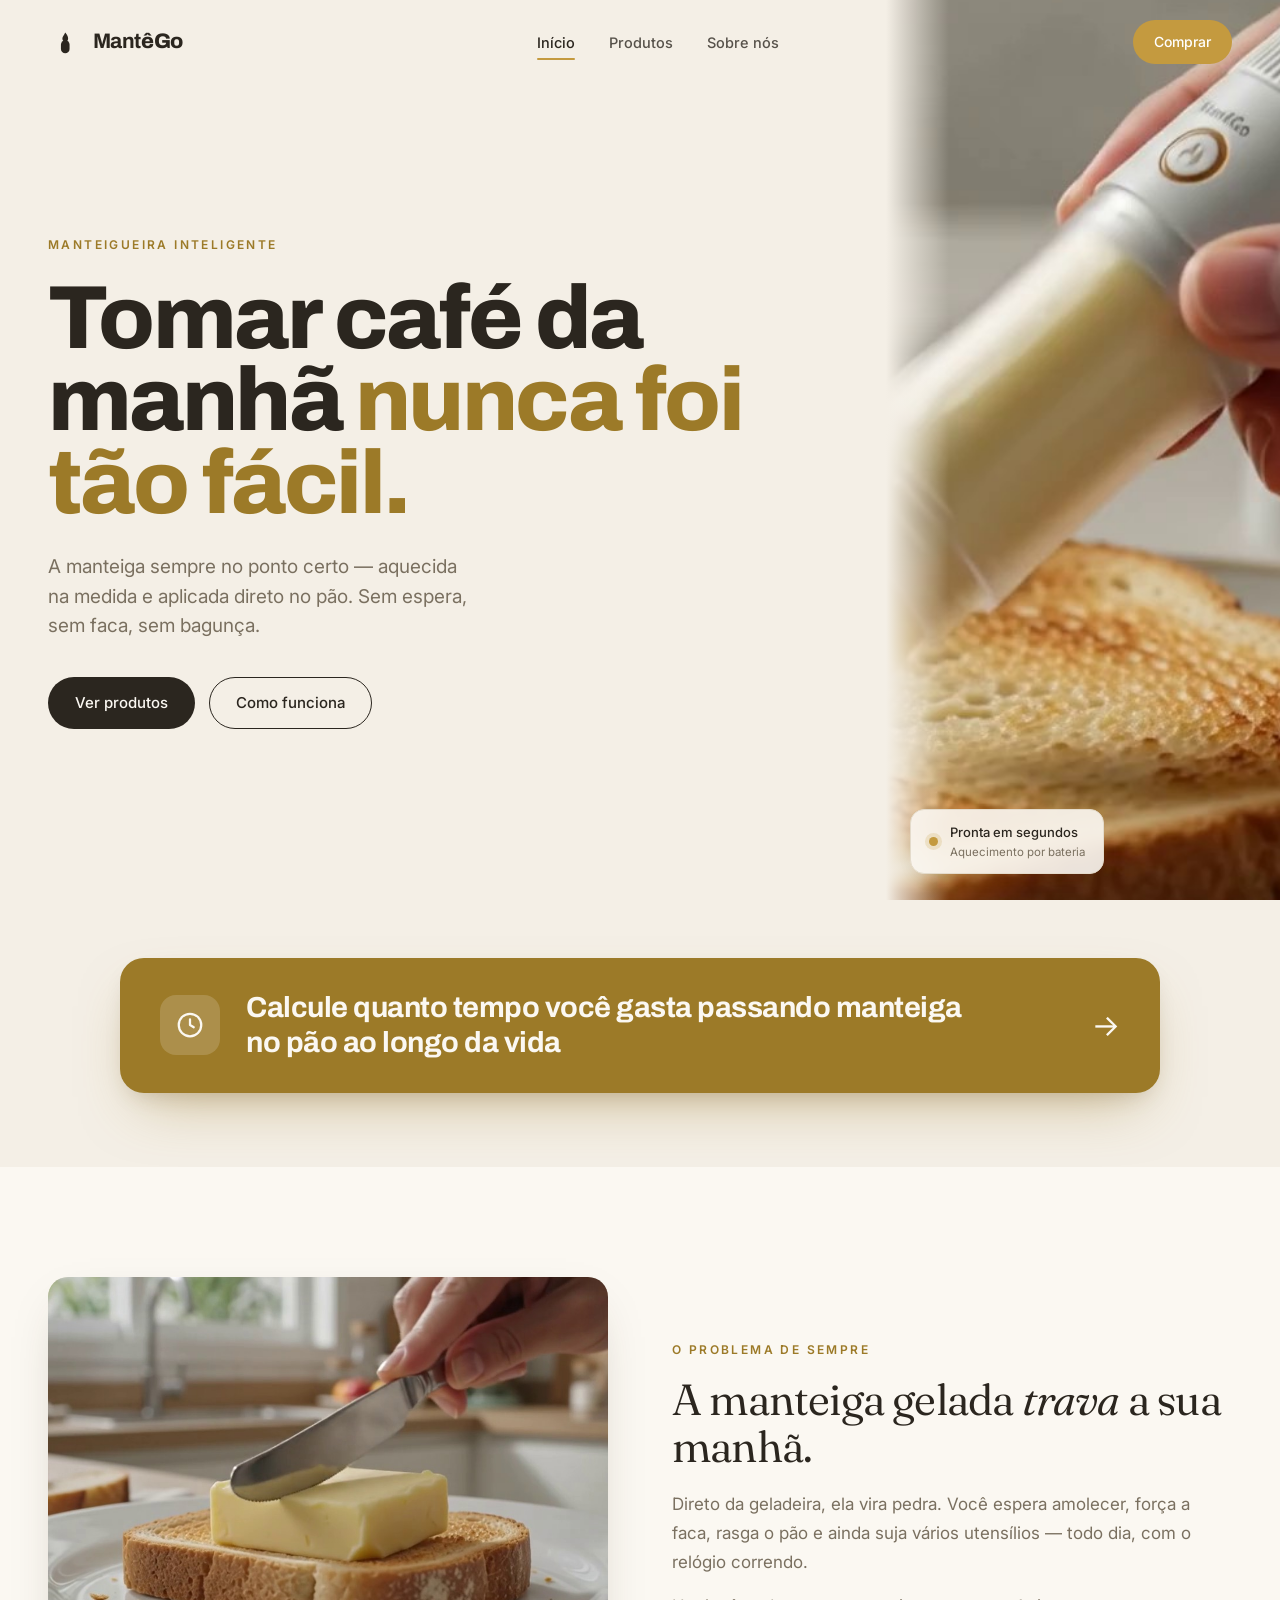
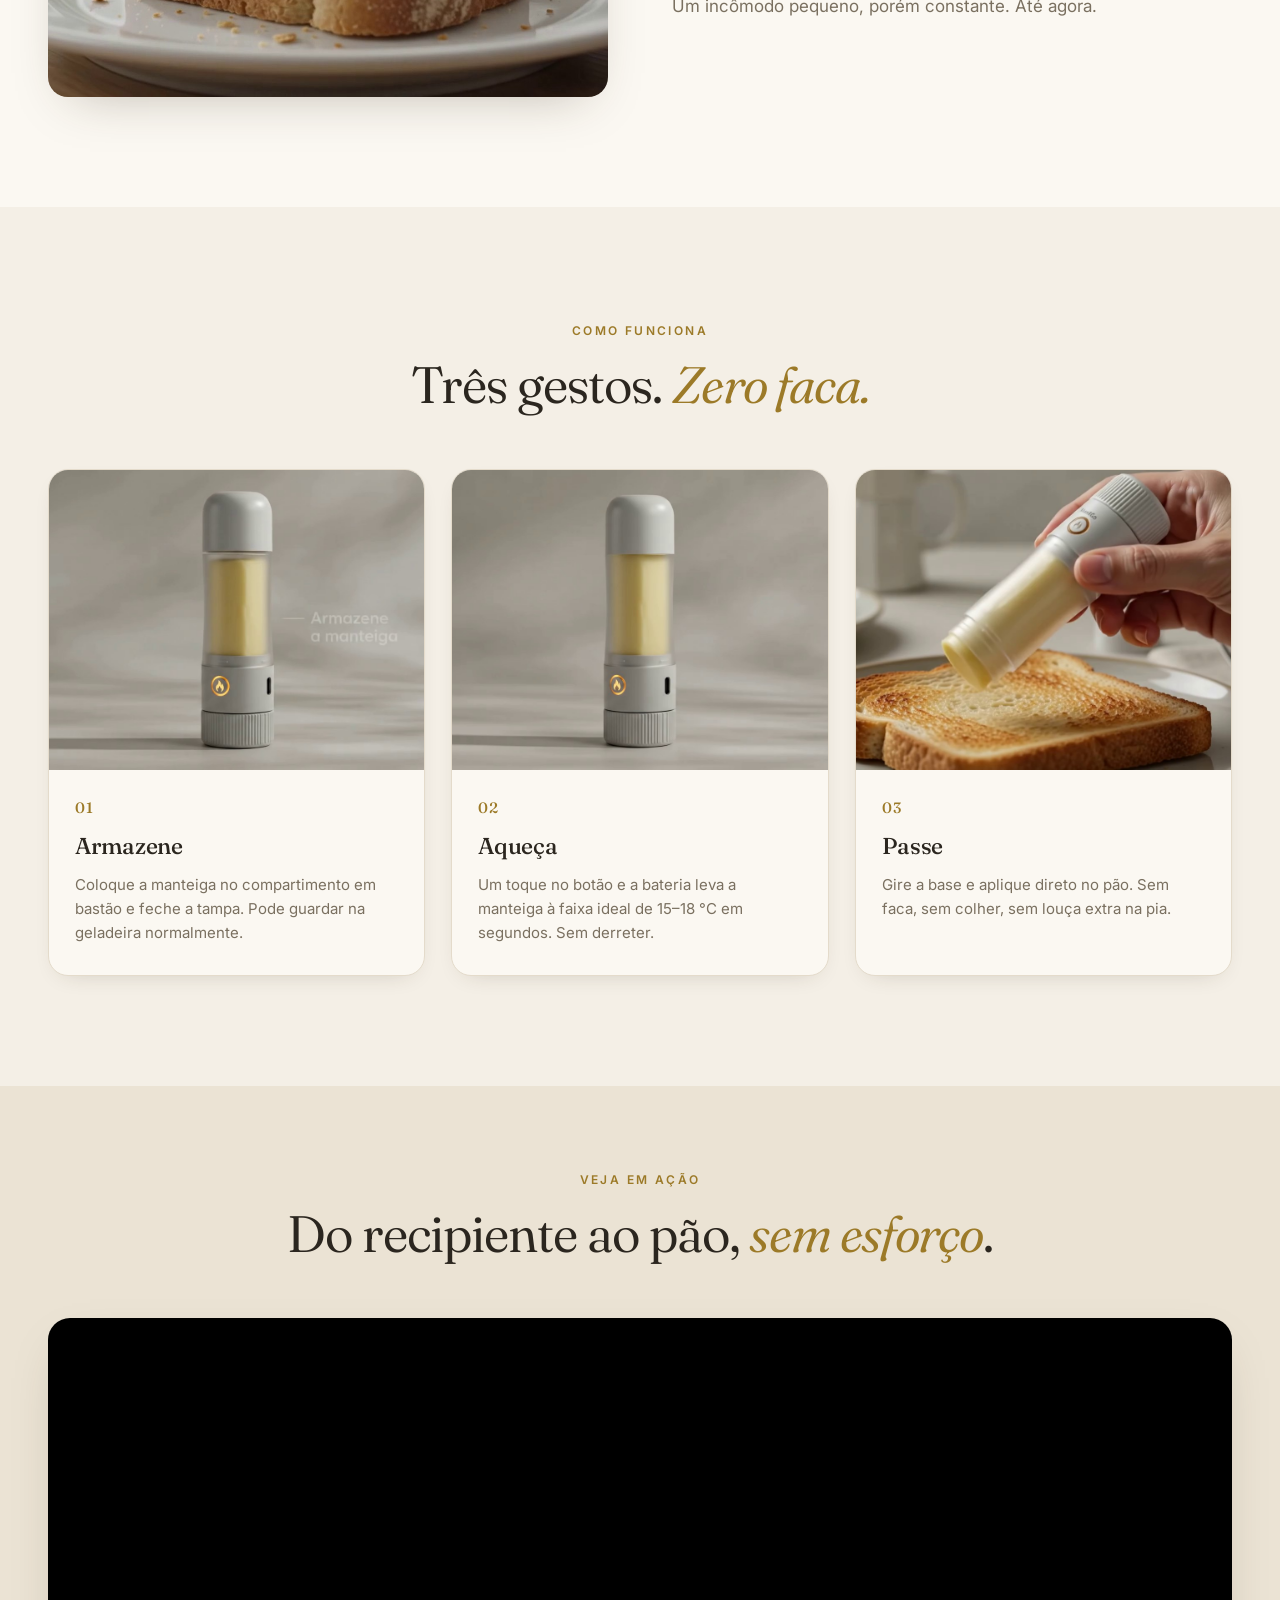
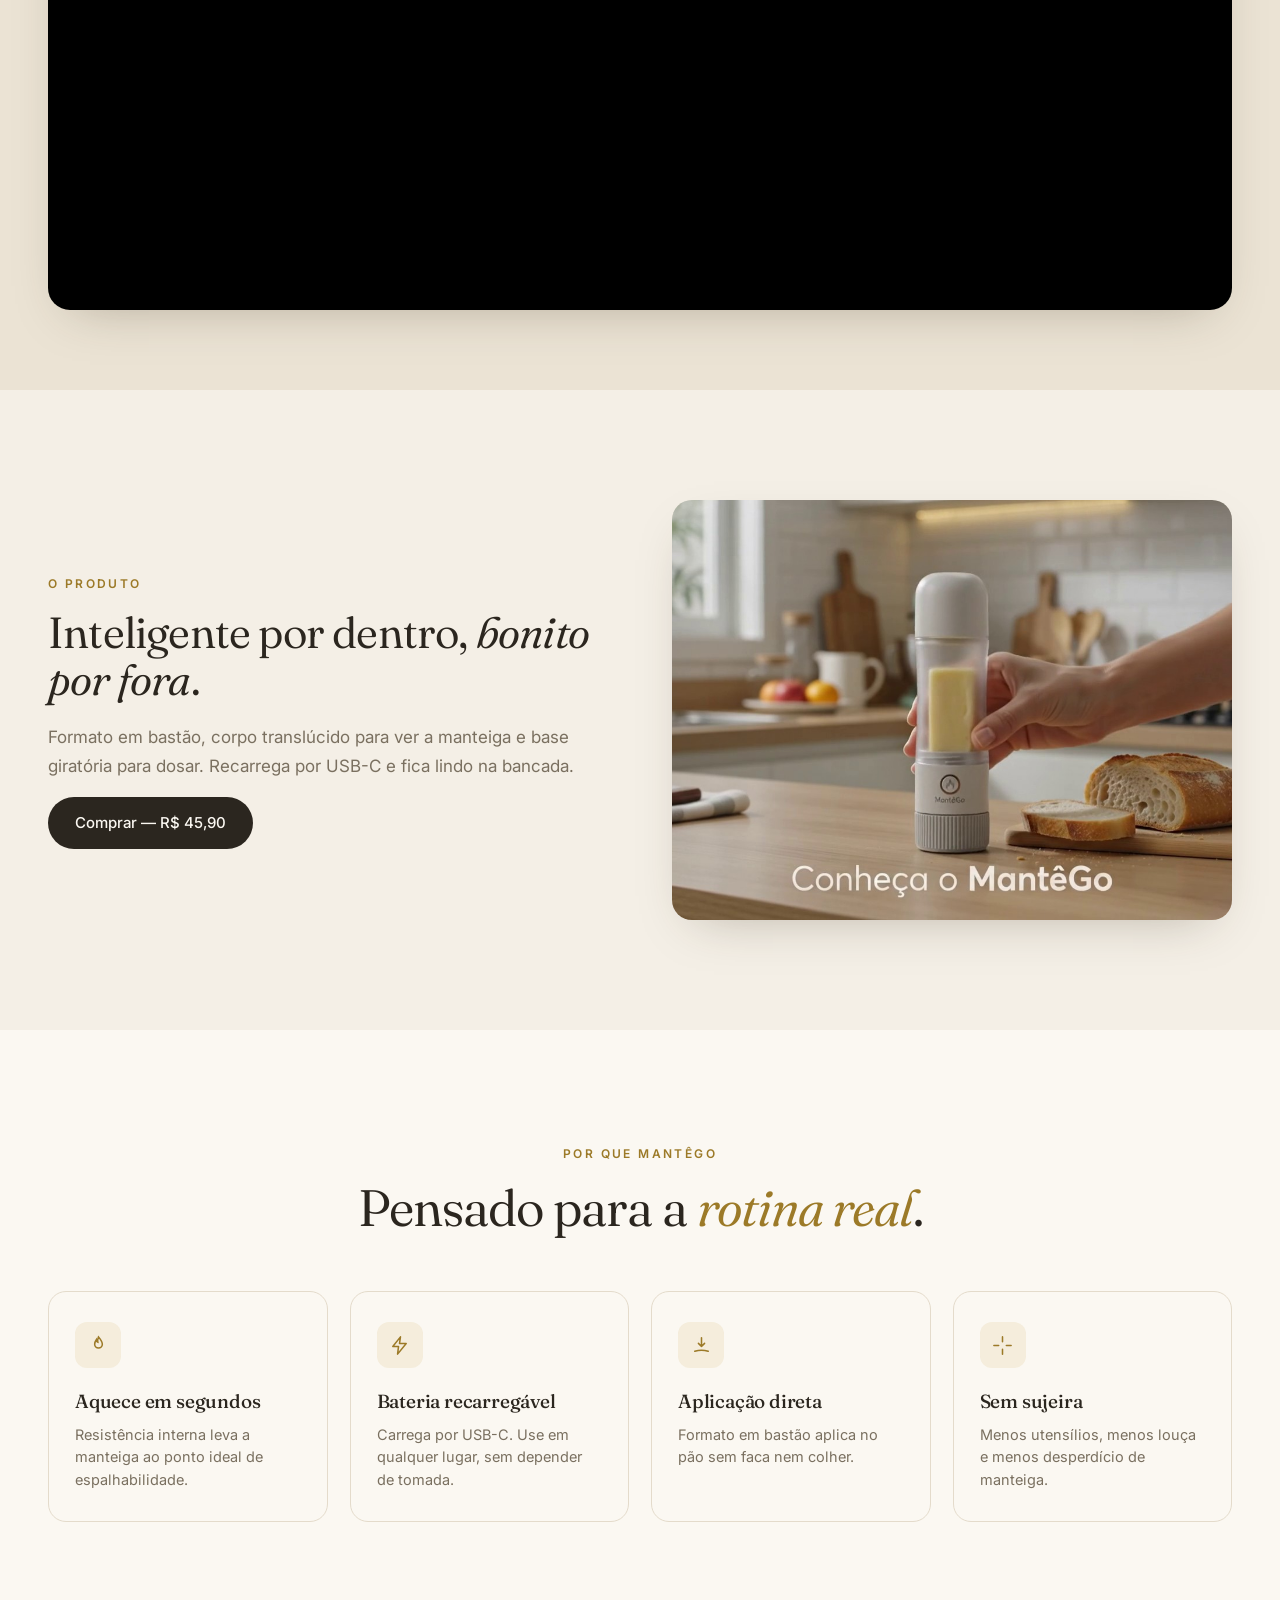
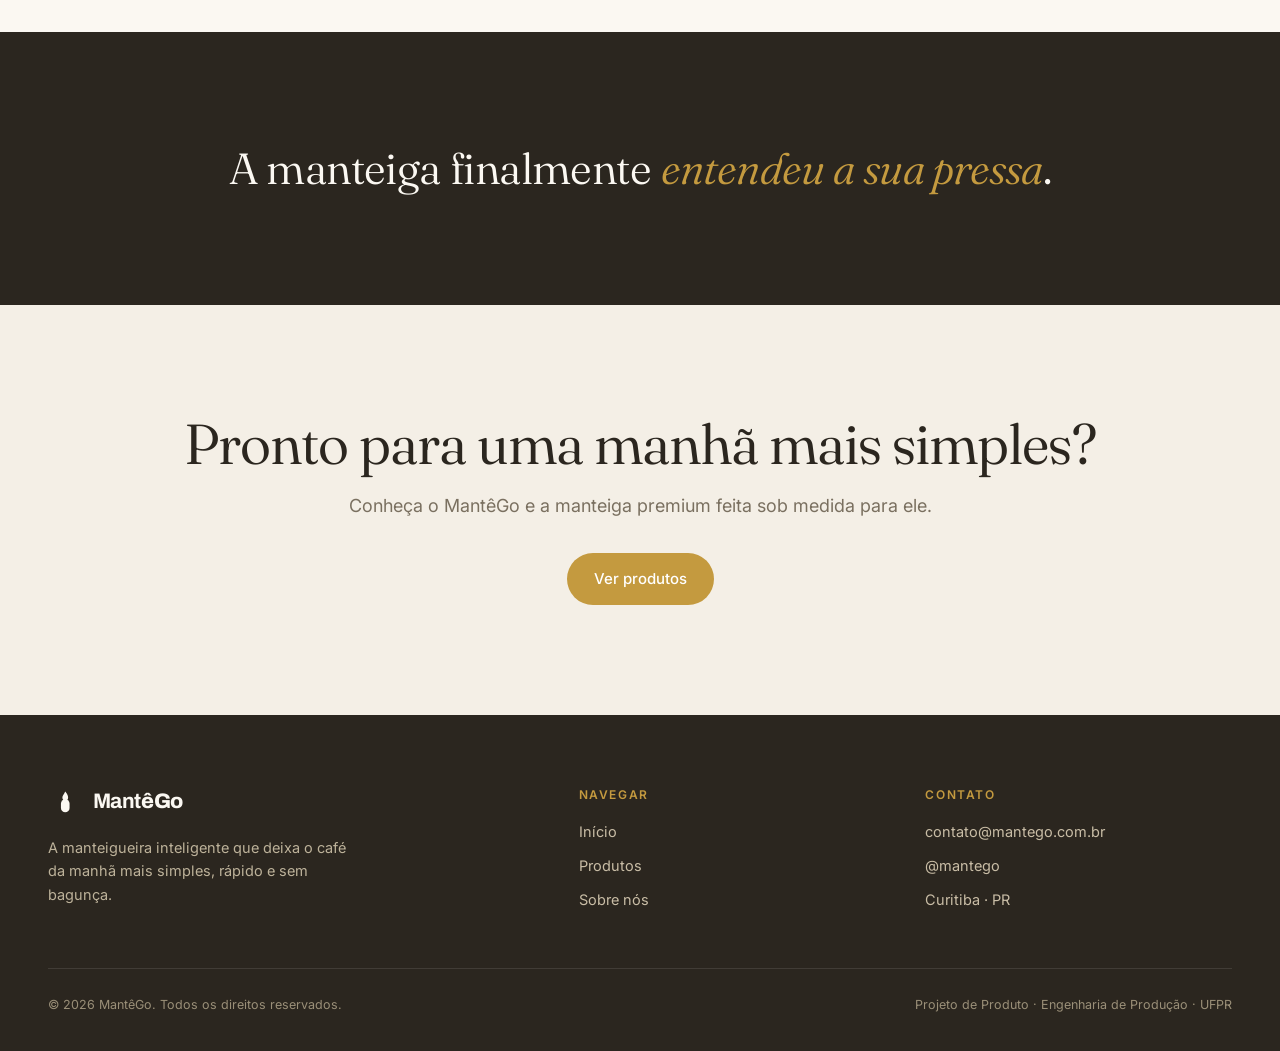
<file: index.html>
<!DOCTYPE html>
<html lang="pt-BR">
<head>
<meta charset="UTF-8">
<meta name="viewport" content="width=device-width, initial-scale=1.0">
<title>MantêGo — A manteiga sempre no ponto</title>
<meta name="description" content="MantêGo: a manteigueira inteligente que aquece a manteiga e aplica direto no pão. Tomar café da manhã nunca foi tão fácil.">
<link rel="stylesheet" href="styles.css">
</head>
<body>

<header class="nav" id="nav">
  <div class="nav-inner">
    <a class="brand" href="index.html">
      <svg viewBox="0 0 48 32"><path d="M24 2C28 7 28 9 28 10.6A4 4 0 1 1 20 10.6C20 8 22 6 24 2Z"/><rect x="18" y="13" width="12" height="18" rx="6"/></svg>
      <span class="wm">Mant<strong>êGo</strong></span>
    </a>
    <nav class="nav-links">
      <a href="index.html" class="active">Início</a>
      <a href="produtos.html">Produtos</a>
      <a href="sobre.html">Sobre nós</a>
    </nav>
    <div class="nav-cta">
      <a href="produtos.html" class="btn btn-gold btn-sm">Comprar</a>
      <button class="menu-toggle" aria-label="Abrir menu"><span></span><span></span><span></span></button>
    </div>
  </div>
</header>

<!-- ===== HERO ===== -->
<section class="hero">
  <div class="hero-left">
    <span class="eyebrow" data-reveal>Manteigueira inteligente</span>
    <h1 class="hero-title" data-reveal style="--d:.05s"><span class="w">Tomar</span> <span class="w">café</span> <span class="w">da</span> <span class="w">manhã</span> <span class="w g">nunca</span> <span class="w g">foi</span> <span class="w g">tão</span> <span class="w g">fácil.</span></h1>
    <p class="hero-sub" data-reveal style="--d:.12s">A manteiga sempre no ponto certo — aquecida na medida e aplicada direto no pão. Sem espera, sem faca, sem bagunça.</p>
    <div class="hero-actions" data-reveal style="--d:.18s">
      <a href="produtos.html" class="btn btn-primary">Ver produtos</a>
      <a href="#como" class="btn btn-ghost">Como funciona</a>
    </div>
  </div>
  <div class="hero-right">
    <img src="hero.jpg" alt="MantêGo aplicando manteiga diretamente em uma torrada">
    <div class="hero-badge"><span class="dot"></span><span>Pronta em segundos<small>Aquecimento por bateria</small></span></div>
  </div>
</section>

<!-- ===== CALCULADORA (CTA) ===== -->
<section class="calc-cta-sec">
  <div class="container">
    <a href="calculadora.html" class="calc-cta" data-reveal>
      <span class="calc-cta-ic"><svg viewBox="0 0 24 24"><circle cx="12" cy="12" r="9"/><path d="M12 7.5V12l3 1.8"/></svg></span>
      <span class="calc-cta-txt">
        <span class="calc-cta-h">Calcule quanto tempo você gasta passando manteiga <br class="cta-br">no pão ao longo da vida</span>
      </span>
      <span class="calc-cta-arrow">&rarr;</span>
    </a>
  </div>
</section>

<!-- ===== PROBLEMA ===== -->
<section class="sec bg-cream2">
  <div class="container split">
    <div class="split-media" data-reveal><img src="problem.jpg" alt="Manteiga dura e difícil de espalhar no pão"></div>
    <div data-reveal style="--d:.1s">
      <span class="eyebrow">O problema de sempre</span>
      <h2>A manteiga gelada <em>trava</em> a sua manhã.</h2>
      <p>Direto da geladeira, ela vira pedra. Você espera amolecer, força a faca, rasga o pão e ainda suja vários utensílios — todo dia, com o relógio correndo.</p>
      <p class="muted">Um incômodo pequeno, porém constante. Até agora.</p>
    </div>
  </div>
</section>

<!-- ===== COMO FUNCIONA ===== -->
<section class="sec" id="como">
  <div class="container">
    <div class="sec-head center" data-reveal>
      <span class="eyebrow">Como funciona</span>
      <h2 class="sec-title">Três gestos. <em>Zero faca.</em></h2>
    </div>
    <div class="steps">
      <div class="step" data-reveal>
        <div class="step-img"><img src="device-alt.jpg" alt="Armazenar a manteiga no MantêGo"></div>
        <div class="step-body"><div class="step-n">01</div><h3>Armazene</h3><p>Coloque a manteiga no compartimento em bastão e feche a tampa. Pode guardar na geladeira normalmente.</p></div>
      </div>
      <div class="step" data-reveal style="--d:.1s">
        <div class="step-img"><img src="device.jpg" alt="Aquecer a manteiga com um toque"></div>
        <div class="step-body"><div class="step-n">02</div><h3>Aqueça</h3><p>Um toque no botão e a bateria leva a manteiga à faixa ideal de 15–18 °C em segundos. Sem derreter.</p></div>
      </div>
      <div class="step" data-reveal style="--d:.2s">
        <div class="step-img"><img src="hero.jpg" alt="Aplicar a manteiga direto no pão"></div>
        <div class="step-body"><div class="step-n">03</div><h3>Passe</h3><p>Gire a base e aplique direto no pão. Sem faca, sem colher, sem louça extra na pia.</p></div>
      </div>
    </div>
  </div>
</section>

<!-- ===== VÍDEO ===== -->
<section class="sec-tight bg-cream3">
  <div class="container">
    <div class="sec-head center" data-reveal>
      <span class="eyebrow">Veja em ação</span>
      <h2 class="sec-title">Do recipiente ao pão, <em>sem esforço</em>.</h2>
    </div>
    <div class="video-wrap" data-reveal>
      <video src="video.mp4" autoplay muted loop playsinline></video>
    </div>
  </div>
</section>

<!-- ===== PRODUTO (lifestyle) ===== -->
<section class="sec">
  <div class="container split rev">
    <div class="split-media" data-reveal><img src="kitchen.jpg" alt="MantêGo em uma cozinha clara"></div>
    <div data-reveal style="--d:.1s">
      <span class="eyebrow">O produto</span>
      <h2>Inteligente por dentro, <em>bonito por fora</em>.</h2>
      <p>Formato em bastão, corpo translúcido para ver a manteiga e base giratória para dosar. Recarrega por USB-C e fica lindo na bancada.</p>
      <div class="hero-actions"><a href="produtos.html" class="btn btn-primary">Comprar — R$ 45,90</a></div>
    </div>
  </div>
</section>

<!-- ===== FEATURES ===== -->
<section class="sec bg-cream2">
  <div class="container">
    <div class="sec-head center" data-reveal>
      <span class="eyebrow">Por que MantêGo</span>
      <h2 class="sec-title">Pensado para a <em>rotina real</em>.</h2>
    </div>
    <div class="features">
      <div class="feature" data-reveal>
        <div class="fi"><svg viewBox="0 0 24 24"><path d="M12 3c3 3.6 4 5.6 4 7.6a4 4 0 1 1-8 0c0-1.7.7-3.2 1.7-4.6.1 1.7.8 2.5 1.6 2.6-.5-2 .1-4.2.7-5.6z"/></svg></div>
        <h3>Aquece em segundos</h3><p>Resistência interna leva a manteiga ao ponto ideal de espalhabilidade.</p>
      </div>
      <div class="feature" data-reveal style="--d:.08s">
        <div class="fi"><svg viewBox="0 0 24 24"><path d="M13 3 5 13h6l-1 8 9-11h-7z" stroke-linejoin="round"/></svg></div>
        <h3>Bateria recarregável</h3><p>Carrega por USB-C. Use em qualquer lugar, sem depender de tomada.</p>
      </div>
      <div class="feature" data-reveal style="--d:.16s">
        <div class="fi"><svg viewBox="0 0 24 24"><path d="M12 4v9m0 0-3.2-3.2M12 13l3.2-3.2M5 18c4.5-1.3 9.5-1.3 14 0" stroke-linecap="round" stroke-linejoin="round"/></svg></div>
        <h3>Aplicação direta</h3><p>Formato em bastão aplica no pão sem faca nem colher.</p>
      </div>
      <div class="feature" data-reveal style="--d:.24s">
        <div class="fi"><svg viewBox="0 0 24 24"><path d="M12 3v5M12 16v5M3 12h5M16 12h5" stroke-linecap="round"/></svg></div>
        <h3>Sem sujeira</h3><p>Menos utensílios, menos louça e menos desperdício de manteiga.</p>
      </div>
    </div>
  </div>
</section>

<!-- ===== QUOTE ===== -->
<section class="sec bg-ink">
  <div class="container">
    <p class="quote" data-reveal>A manteiga finalmente <em>entendeu a sua pressa</em>.</p>
  </div>
</section>

<!-- ===== CTA ===== -->
<section class="sec cta-band">
  <div class="container">
    <h2 data-reveal>Pronto para uma manhã mais simples?</h2>
    <p data-reveal style="--d:.08s">Conheça o MantêGo e a manteiga premium feita sob medida para ele.</p>
    <div data-reveal style="--d:.16s"><a href="produtos.html" class="btn btn-gold">Ver produtos</a></div>
  </div>
</section>

<footer class="footer">
  <div class="container">
    <div class="footer-top">
      <div>
        <a class="brand" href="index.html"><svg viewBox="0 0 48 32"><path d="M24 2C28 7 28 9 28 10.6A4 4 0 1 1 20 10.6C20 8 22 6 24 2Z"/><rect x="18" y="13" width="12" height="18" rx="6"/></svg> <span class="wm">Mant<strong>êGo</strong></span></a>
        <p class="footer-tagline">A manteigueira inteligente que deixa o café da manhã mais simples, rápido e sem bagunça.</p>
      </div>
      <div class="footer-col">
        <h4>Navegar</h4>
        <a href="index.html">Início</a>
        <a href="produtos.html">Produtos</a>
        <a href="sobre.html">Sobre nós</a>
      </div>
      <div class="footer-col">
        <h4>Contato</h4>
        <p>contato@mantego.com.br</p>
        <p>@mantego</p>
        <p>Curitiba · PR</p>
      </div>
    </div>
    <div class="footer-bot">
      <span>© 2026 MantêGo. Todos os direitos reservados.</span>
      <span>Projeto de Produto · Engenharia de Produção · UFPR</span>
    </div>
  </div>
</footer>

<script src="script.js"></script>
</body>
</html>
</file>
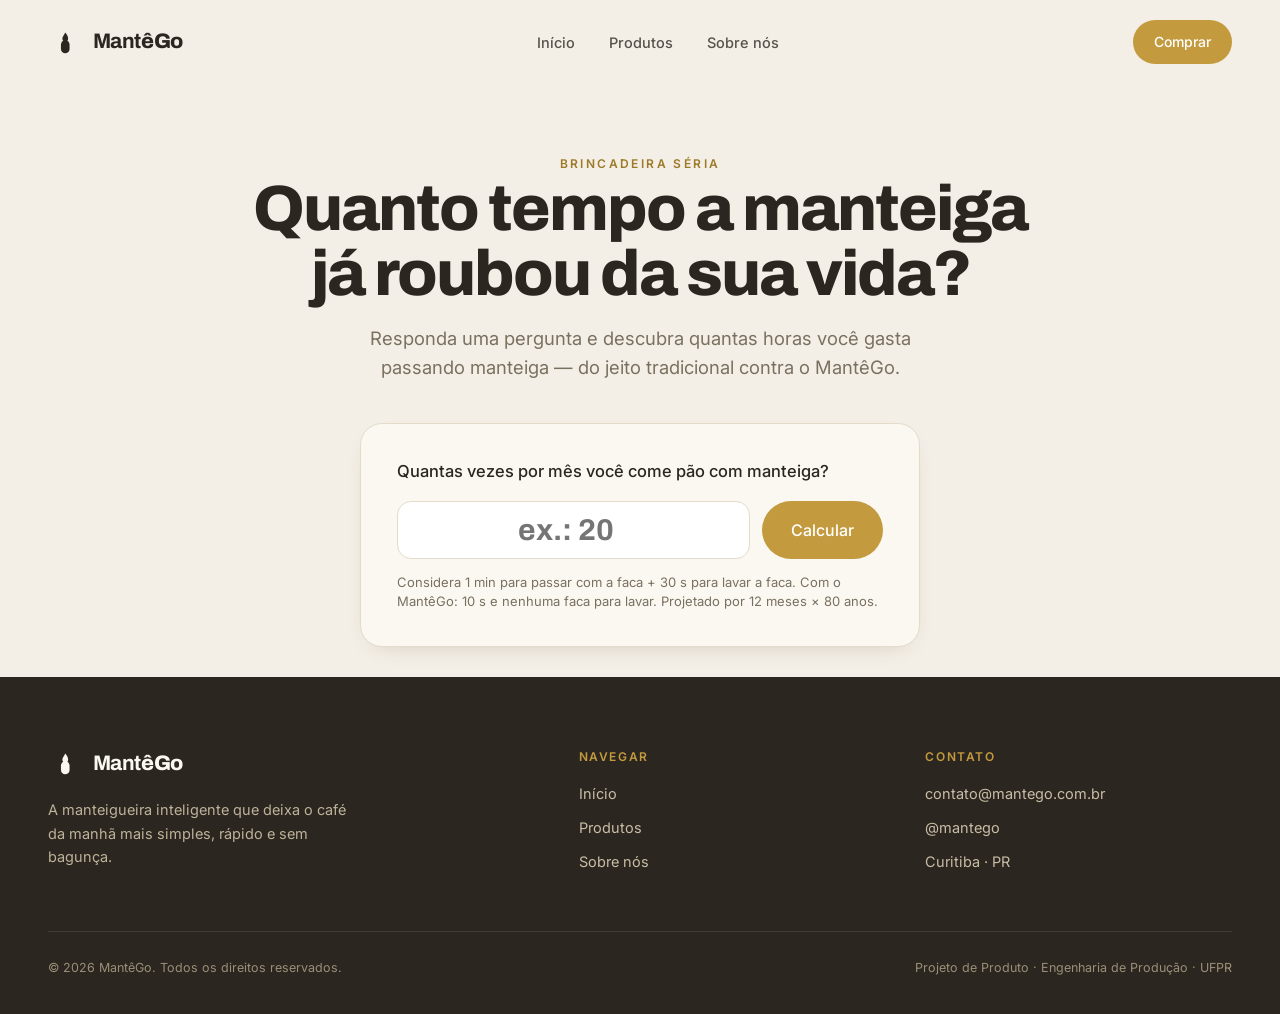
<file: calculadora.html>
<!DOCTYPE html>
<html lang="pt-BR">
<head>
<meta charset="UTF-8">
<meta name="viewport" content="width=device-width, initial-scale=1.0">
<title>Calculadora da manteiga — MantêGo</title>
<meta name="description" content="Descubra quantas horas da sua vida você gasta passando manteiga no pão — e quanto o MantêGo economiza.">
<link rel="stylesheet" href="styles.css">
</head>
<body>

<header class="nav" id="nav">
  <div class="nav-inner">
    <a class="brand" href="index.html">
      <svg viewBox="0 0 48 32"><path d="M24 2C28 7 28 9 28 10.6A4 4 0 1 1 20 10.6C20 8 22 6 24 2Z"/><rect x="18" y="13" width="12" height="18" rx="6"/></svg>
      <span class="wm">Mant<strong>êGo</strong></span>
    </a>
    <nav class="nav-links">
      <a href="index.html">Início</a>
      <a href="produtos.html">Produtos</a>
      <a href="sobre.html">Sobre nós</a>
    </nav>
    <div class="nav-cta">
      <a href="produtos.html" class="btn btn-gold btn-sm">Comprar</a>
      <button class="menu-toggle" aria-label="Abrir menu"><span></span><span></span><span></span></button>
    </div>
  </div>
</header>

<div class="calc-page">
  <div class="container">
    <span class="eyebrow" data-reveal>Brincadeira séria</span>
    <h1 data-reveal style="--d:.05s">Quanto tempo a manteiga<br>já roubou da sua vida?</h1>
    <p class="sub" data-reveal style="--d:.12s">Responda uma pergunta e descubra quantas horas você gasta passando manteiga — do jeito tradicional contra o MantêGo.</p>

    <form class="calc-form" id="calc-form" data-reveal style="--d:.18s">
      <label for="calc-input">Quantas vezes por mês você come pão com manteiga?</label>
      <div class="calc-input-row">
        <input type="number" id="calc-input" min="1" max="200" inputmode="numeric" placeholder="ex.: 20" autocomplete="off">
        <button type="submit" class="btn btn-gold btn-big" id="calc-btn">Calcular</button>
      </div>
      <p class="hint">Considera 1 min para passar com a faca + 30 s para lavar a faca. Com o MantêGo: 10 s e nenhuma faca para lavar. Projetado por 12 meses × 80 anos.</p>
    </form>

    <div class="calc-result" id="calc-result">
      <div class="calc-vs">
        <div class="calc-side normal">
          <span class="cs-label">Do jeito tradicional</span>
          <div class="cs-big"><span id="r-normal">—</span><span class="cs-unit">horas</span></div>
          <div class="cs-days" id="r-normal-days"></div>
          <ul class="cs-break">
            <li><span>Passando manteiga</span> <strong id="r-passar">—</strong></li>
            <li><span>Lavando facas</span> <strong id="r-lavar">—</strong></li>
          </ul>
        </div>
        <div class="calc-vs-sep">vs</div>
        <div class="calc-side mantego">
          <span class="cs-label">Com o MantêGo</span>
          <div class="cs-big gold"><span id="r-mantego">—</span><span class="cs-unit">horas</span></div>
          <div class="cs-days" id="r-mantego-days"></div>
          <ul class="cs-break">
            <li>Aplicação direta, sem faca para lavar</li>
          </ul>
        </div>
      </div>
      <p class="calc-save">Você economizaria <strong id="r-economia">—</strong> ao longo da vida — quase <strong id="r-economia-days">—</strong> dias inteiros só de café da manhã.</p>
      <div class="btn-buy-wrap">
        <a href="produtos.html" class="btn btn-gold btn-big">Compre o seu MantêGo</a>
      </div>
      <p class="calc-disclaimer">*Estimativa lúdica para fins de demonstração, baseada nas premissas acima. O tempo real varia conforme o hábito de cada pessoa.</p>
    </div>
  </div>
</div>

<footer class="footer">
  <div class="container">
    <div class="footer-top">
      <div>
        <a class="brand" href="index.html"><svg viewBox="0 0 48 32"><path d="M24 2C28 7 28 9 28 10.6A4 4 0 1 1 20 10.6C20 8 22 6 24 2Z"/><rect x="18" y="13" width="12" height="18" rx="6"/></svg> <span class="wm">Mant<strong>êGo</strong></span></a>
        <p class="footer-tagline">A manteigueira inteligente que deixa o café da manhã mais simples, rápido e sem bagunça.</p>
      </div>
      <div class="footer-col">
        <h4>Navegar</h4>
        <a href="index.html">Início</a>
        <a href="produtos.html">Produtos</a>
        <a href="sobre.html">Sobre nós</a>
      </div>
      <div class="footer-col">
        <h4>Contato</h4>
        <p>contato@mantego.com.br</p>
        <p>@mantego</p>
        <p>Curitiba · PR</p>
      </div>
    </div>
    <div class="footer-bot">
      <span>© 2026 MantêGo. Todos os direitos reservados.</span>
      <span>Projeto de Produto · Engenharia de Produção · UFPR</span>
    </div>
  </div>
</footer>

<script src="script.js"></script>
</body>
</html>
</file>
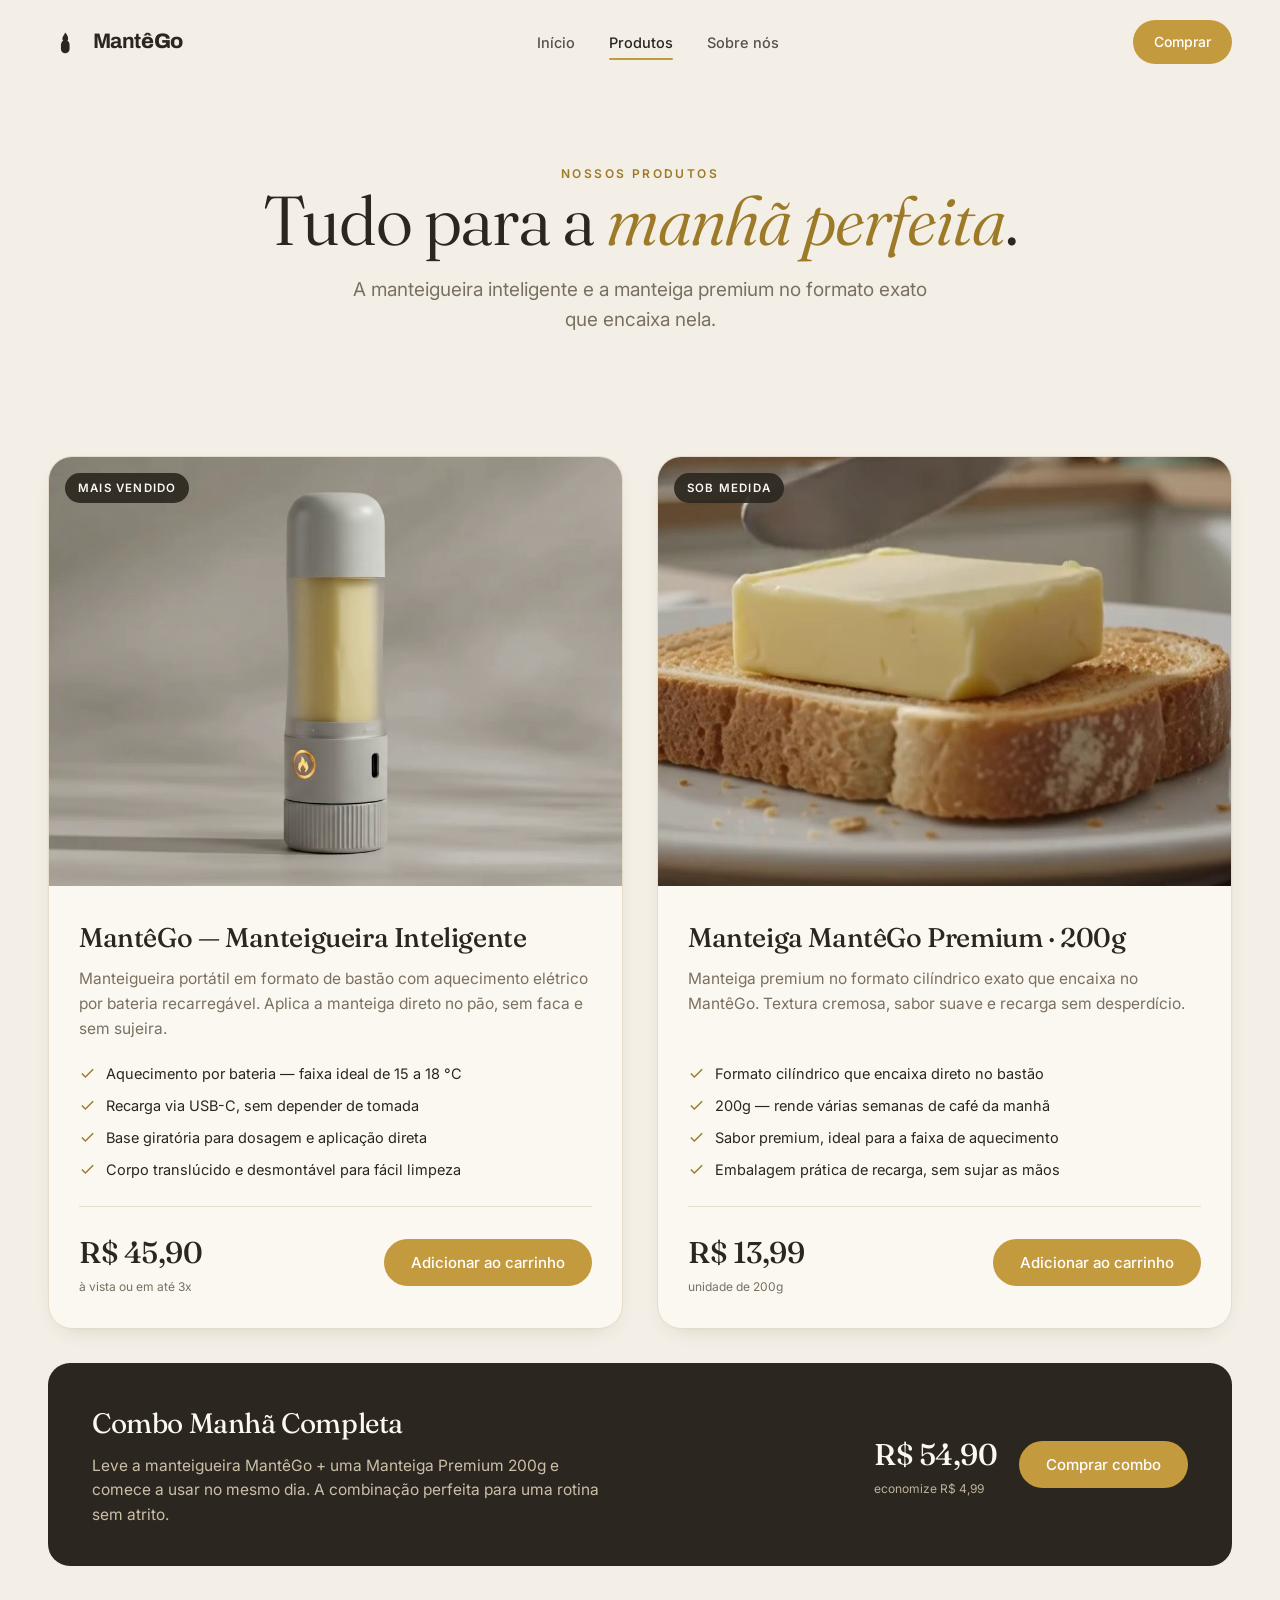
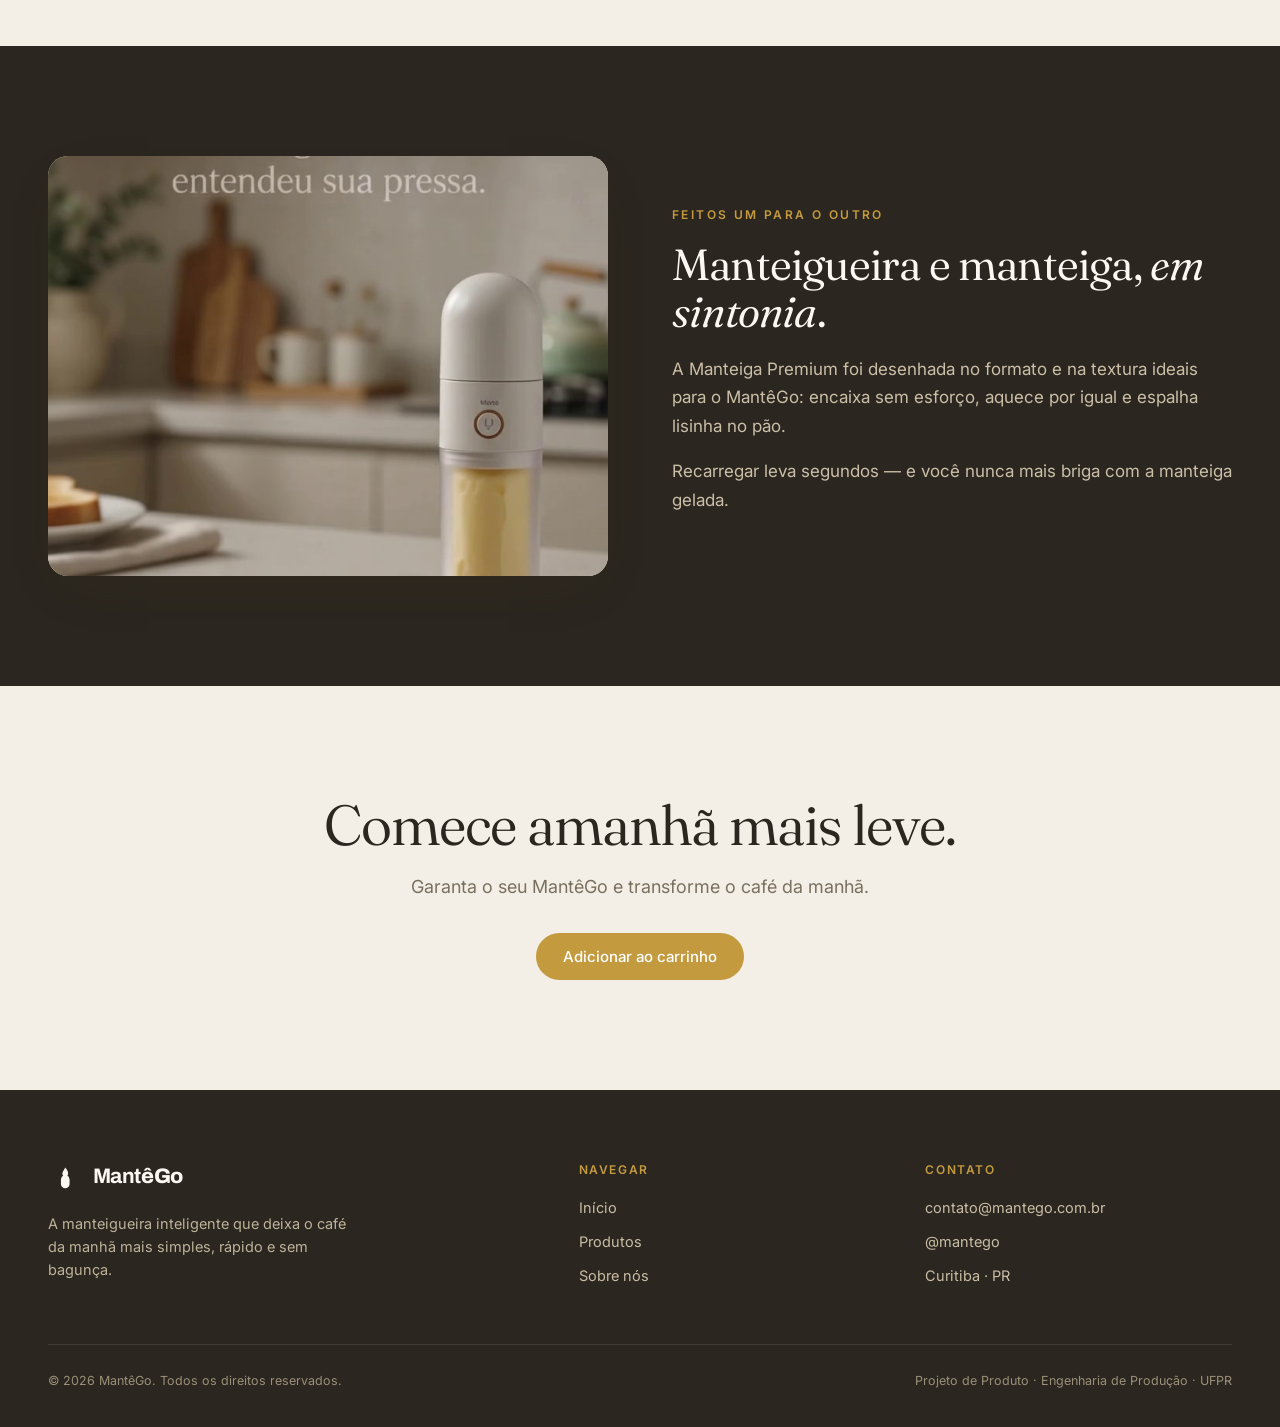
<file: produtos.html>
<!DOCTYPE html>
<html lang="pt-BR">
<head>
<meta charset="UTF-8">
<meta name="viewport" content="width=device-width, initial-scale=1.0">
<title>Produtos — MantêGo</title>
<meta name="description" content="Conheça o MantêGo e a Manteiga Premium 200g, feita sob medida para o formato em bastão.">
<link rel="stylesheet" href="styles.css">
</head>
<body>

<header class="nav" id="nav">
  <div class="nav-inner">
    <a class="brand" href="index.html">
      <svg viewBox="0 0 48 32"><path d="M24 2C28 7 28 9 28 10.6A4 4 0 1 1 20 10.6C20 8 22 6 24 2Z"/><rect x="18" y="13" width="12" height="18" rx="6"/></svg>
      <span class="wm">Mant<strong>êGo</strong></span>
    </a>
    <nav class="nav-links">
      <a href="index.html">Início</a>
      <a href="produtos.html" class="active">Produtos</a>
      <a href="sobre.html">Sobre nós</a>
    </nav>
    <div class="nav-cta">
      <a href="produtos.html" class="btn btn-gold btn-sm">Comprar</a>
      <button class="menu-toggle" aria-label="Abrir menu"><span></span><span></span><span></span></button>
    </div>
  </div>
</header>

<div class="page-head">
  <div class="container">
    <span class="eyebrow" data-reveal>Nossos produtos</span>
    <h1 data-reveal style="--d:.06s">Tudo para a <em style="font-style:italic;color:var(--gold-deep)">manhã perfeita</em>.</h1>
    <p data-reveal style="--d:.12s">A manteigueira inteligente e a manteiga premium no formato exato que encaixa nela.</p>
  </div>
</div>

<section class="sec-tight">
  <div class="container">
    <div class="products">

      <!-- Produto 1: Manteigueira -->
      <article class="pcard" data-reveal>
        <div class="pcard-img">
          <span class="pcard-tag">Mais vendido</span>
          <img src="device.jpg" alt="Manteigueira inteligente MantêGo">
        </div>
        <div class="pcard-body">
          <h3>MantêGo — Manteigueira Inteligente</h3>
          <p class="desc">Manteigueira portátil em formato de bastão com aquecimento elétrico por bateria recarregável. Aplica a manteiga direto no pão, sem faca e sem sujeira.</p>
          <ul>
            <li><svg viewBox="0 0 24 24"><path d="M20 6 9 17l-5-5"/></svg> Aquecimento por bateria — faixa ideal de 15 a 18 °C</li>
            <li><svg viewBox="0 0 24 24"><path d="M20 6 9 17l-5-5"/></svg> Recarga via USB-C, sem depender de tomada</li>
            <li><svg viewBox="0 0 24 24"><path d="M20 6 9 17l-5-5"/></svg> Base giratória para dosagem e aplicação direta</li>
            <li><svg viewBox="0 0 24 24"><path d="M20 6 9 17l-5-5"/></svg> Corpo translúcido e desmontável para fácil limpeza</li>
          </ul>
          <div class="pcard-buy">
            <div class="price"><span class="v">R$ 45,90</span><span class="l">à vista ou em até 3x</span></div>
            <button class="btn btn-gold" data-buy>Adicionar ao carrinho</button>
          </div>
        </div>
      </article>

      <!-- Produto 2: Manteiga Premium -->
      <article class="pcard" data-reveal style="--d:.12s">
        <div class="pcard-img">
          <span class="pcard-tag">Sob medida</span>
          <img src="butter.jpg" alt="Manteiga Premium MantêGo 200g">
        </div>
        <div class="pcard-body">
          <h3>Manteiga MantêGo Premium · 200g</h3>
          <p class="desc">Manteiga premium no formato cilíndrico exato que encaixa no MantêGo. Textura cremosa, sabor suave e recarga sem desperdício.</p>
          <ul>
            <li><svg viewBox="0 0 24 24"><path d="M20 6 9 17l-5-5"/></svg> Formato cilíndrico que encaixa direto no bastão</li>
            <li><svg viewBox="0 0 24 24"><path d="M20 6 9 17l-5-5"/></svg> 200g — rende várias semanas de café da manhã</li>
            <li><svg viewBox="0 0 24 24"><path d="M20 6 9 17l-5-5"/></svg> Sabor premium, ideal para a faixa de aquecimento</li>
            <li><svg viewBox="0 0 24 24"><path d="M20 6 9 17l-5-5"/></svg> Embalagem prática de recarga, sem sujar as mãos</li>
          </ul>
          <div class="pcard-buy">
            <div class="price"><span class="v">R$ 13,99</span><span class="l">unidade de 200g</span></div>
            <button class="btn btn-gold" data-buy>Adicionar ao carrinho</button>
          </div>
        </div>
      </article>

    </div>

    <!-- Combo -->
    <div class="combo" data-reveal>
      <div>
        <h3>Combo Manhã Completa</h3>
        <p>Leve a manteigueira MantêGo + uma Manteiga Premium 200g e comece a usar no mesmo dia. A combinação perfeita para uma rotina sem atrito.</p>
      </div>
      <div style="display:flex;align-items:center;gap:22px;">
        <div class="price"><span class="v">R$ 54,90</span><span class="l">economize R$ 4,99</span></div>
        <button class="btn btn-gold" data-buy>Comprar combo</button>
      </div>
    </div>
  </div>
</section>

<!-- ===== Faixa de reforço ===== -->
<section class="sec bg-ink">
  <div class="container split">
    <div class="split-media" data-reveal><img src="counter.jpg" alt="MantêGo na bancada ao lado de torradas"></div>
    <div data-reveal style="--d:.1s">
      <span class="eyebrow">Feitos um para o outro</span>
      <h2>Manteigueira e manteiga, <em>em sintonia</em>.</h2>
      <p>A Manteiga Premium foi desenhada no formato e na textura ideais para o MantêGo: encaixa sem esforço, aquece por igual e espalha lisinha no pão.</p>
      <p>Recarregar leva segundos — e você nunca mais briga com a manteiga gelada.</p>
    </div>
  </div>
</section>

<section class="sec cta-band">
  <div class="container">
    <h2 data-reveal>Comece amanhã mais leve.</h2>
    <p data-reveal style="--d:.08s">Garanta o seu MantêGo e transforme o café da manhã.</p>
    <div data-reveal style="--d:.16s"><button class="btn btn-gold" data-buy>Adicionar ao carrinho</button></div>
  </div>
</section>

<footer class="footer">
  <div class="container">
    <div class="footer-top">
      <div>
        <a class="brand" href="index.html"><svg viewBox="0 0 48 32"><path d="M24 2C28 7 28 9 28 10.6A4 4 0 1 1 20 10.6C20 8 22 6 24 2Z"/><rect x="18" y="13" width="12" height="18" rx="6"/></svg> <span class="wm">Mant<strong>êGo</strong></span></a>
        <p class="footer-tagline">A manteigueira inteligente que deixa o café da manhã mais simples, rápido e sem bagunça.</p>
      </div>
      <div class="footer-col">
        <h4>Navegar</h4>
        <a href="index.html">Início</a>
        <a href="produtos.html">Produtos</a>
        <a href="sobre.html">Sobre nós</a>
      </div>
      <div class="footer-col">
        <h4>Contato</h4>
        <p>contato@mantego.com.br</p>
        <p>@mantego</p>
        <p>Curitiba · PR</p>
      </div>
    </div>
    <div class="footer-bot">
      <span>© 2026 MantêGo. Todos os direitos reservados.</span>
      <span>Projeto de Produto · Engenharia de Produção · UFPR</span>
    </div>
  </div>
</footer>

<script src="script.js"></script>
</body>
</html>
</file>
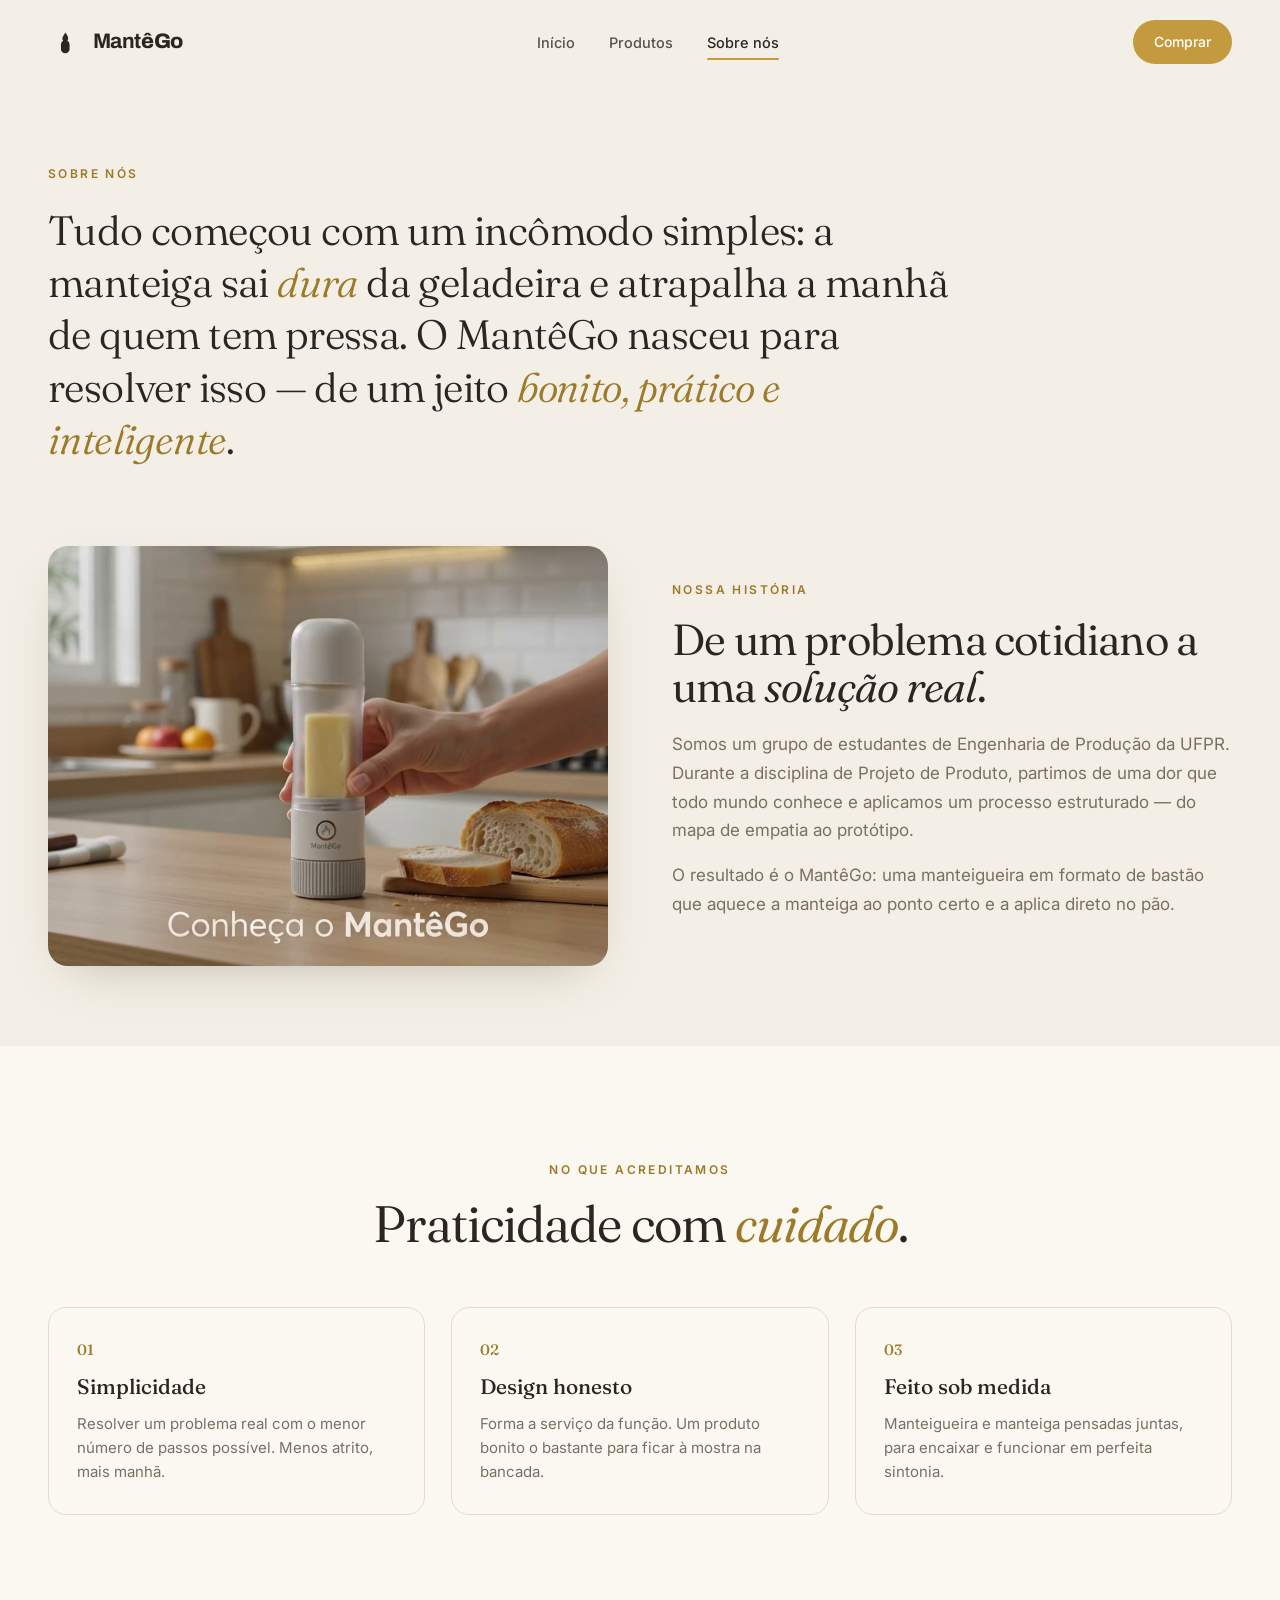
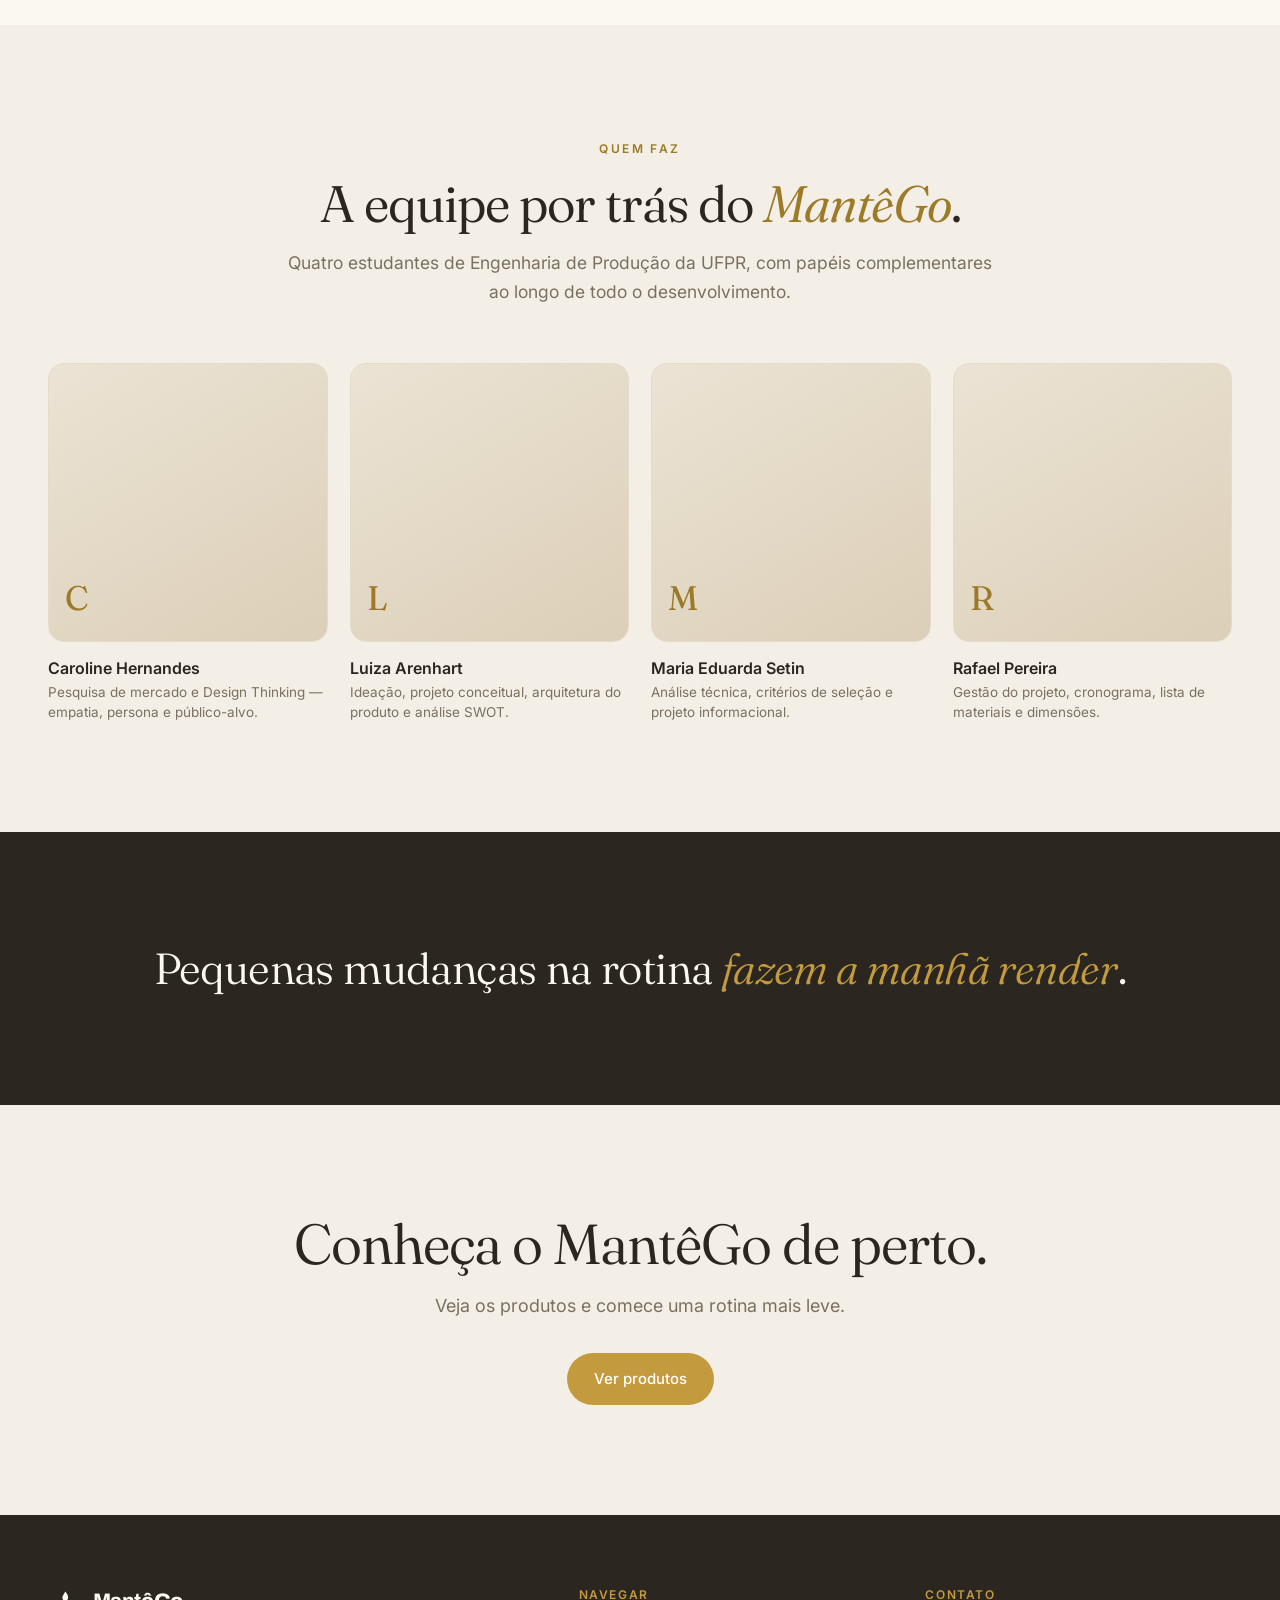
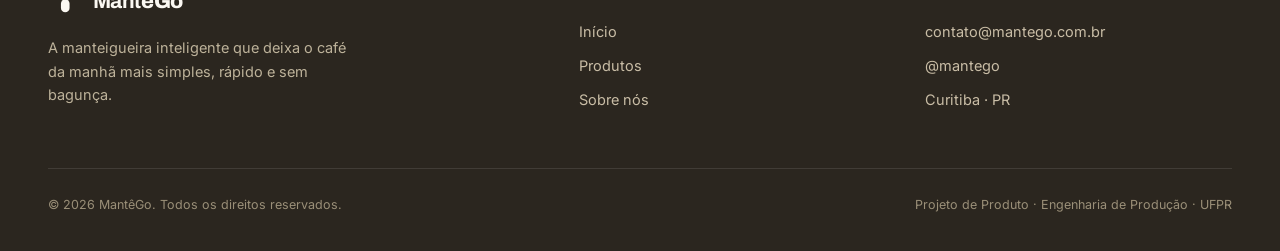
<file: sobre.html>
<!DOCTYPE html>
<html lang="pt-BR">
<head>
<meta charset="UTF-8">
<meta name="viewport" content="width=device-width, initial-scale=1.0">
<title>Sobre nós — MantêGo</title>
<meta name="description" content="A história do MantêGo: de um incômodo cotidiano a um produto que simplifica o café da manhã.">
<link rel="stylesheet" href="styles.css">
</head>
<body>

<header class="nav" id="nav">
  <div class="nav-inner">
    <a class="brand" href="index.html">
      <svg viewBox="0 0 48 32"><path d="M24 2C28 7 28 9 28 10.6A4 4 0 1 1 20 10.6C20 8 22 6 24 2Z"/><rect x="18" y="13" width="12" height="18" rx="6"/></svg>
      <span class="wm">Mant<strong>êGo</strong></span>
    </a>
    <nav class="nav-links">
      <a href="index.html">Início</a>
      <a href="produtos.html">Produtos</a>
      <a href="sobre.html" class="active">Sobre nós</a>
    </nav>
    <div class="nav-cta">
      <a href="produtos.html" class="btn btn-gold btn-sm">Comprar</a>
      <button class="menu-toggle" aria-label="Abrir menu"><span></span><span></span><span></span></button>
    </div>
  </div>
</header>

<div class="about-hero">
  <div class="container">
    <span class="eyebrow" data-reveal>Sobre nós</span>
    <p class="about-lead" data-reveal style="--d:.06s;margin-top:18px;">Tudo começou com um incômodo simples: a manteiga sai <em>dura</em> da geladeira e atrapalha a manhã de quem tem pressa. O MantêGo nasceu para resolver isso — de um jeito <em>bonito, prático e inteligente</em>.</p>
  </div>
</div>

<section class="sec-tight">
  <div class="container split">
    <div class="split-media" data-reveal><img src="kitchen.jpg" alt="MantêGo em uma cozinha clara"></div>
    <div data-reveal style="--d:.1s">
      <span class="eyebrow">Nossa história</span>
      <h2>De um problema cotidiano a uma <em>solução real</em>.</h2>
      <p>Somos um grupo de estudantes de Engenharia de Produção da UFPR. Durante a disciplina de Projeto de Produto, partimos de uma dor que todo mundo conhece e aplicamos um processo estruturado — do mapa de empatia ao protótipo.</p>
      <p>O resultado é o MantêGo: uma manteigueira em formato de bastão que aquece a manteiga ao ponto certo e a aplica direto no pão.</p>
    </div>
  </div>
</section>

<!-- ===== Valores ===== -->
<section class="sec bg-cream2">
  <div class="container">
    <div class="sec-head center" data-reveal>
      <span class="eyebrow">No que acreditamos</span>
      <h2 class="sec-title">Praticidade com <em>cuidado</em>.</h2>
    </div>
    <div class="values">
      <div class="value" data-reveal>
        <div class="n">01</div><h3>Simplicidade</h3>
        <p>Resolver um problema real com o menor número de passos possível. Menos atrito, mais manhã.</p>
      </div>
      <div class="value" data-reveal style="--d:.1s">
        <div class="n">02</div><h3>Design honesto</h3>
        <p>Forma a serviço da função. Um produto bonito o bastante para ficar à mostra na bancada.</p>
      </div>
      <div class="value" data-reveal style="--d:.2s">
        <div class="n">03</div><h3>Feito sob medida</h3>
        <p>Manteigueira e manteiga pensadas juntas, para encaixar e funcionar em perfeita sintonia.</p>
      </div>
    </div>
  </div>
</section>

<!-- ===== Equipe ===== -->
<section class="sec">
  <div class="container">
    <div class="sec-head center" data-reveal>
      <span class="eyebrow">Quem faz</span>
      <h2 class="sec-title">A equipe por trás do <em>MantêGo</em>.</h2>
      <p class="sec-text">Quatro estudantes de Engenharia de Produção da UFPR, com papéis complementares ao longo de todo o desenvolvimento.</p>
    </div>
    <div class="team">
      <div class="member" data-reveal>
        <div class="av"><span class="ini">C</span></div>
        <h3>Caroline Hernandes</h3>
        <p class="muted">Pesquisa de mercado e Design Thinking — empatia, persona e público-alvo.</p>
      </div>
      <div class="member" data-reveal style="--d:.08s">
        <div class="av"><span class="ini">L</span></div>
        <h3>Luiza Arenhart</h3>
        <p class="muted">Ideação, projeto conceitual, arquitetura do produto e análise SWOT.</p>
      </div>
      <div class="member" data-reveal style="--d:.16s">
        <div class="av"><span class="ini">M</span></div>
        <h3>Maria Eduarda Setin</h3>
        <p class="muted">Análise técnica, critérios de seleção e projeto informacional.</p>
      </div>
      <div class="member" data-reveal style="--d:.24s">
        <div class="av"><span class="ini">R</span></div>
        <h3>Rafael Pereira</h3>
        <p class="muted">Gestão do projeto, cronograma, lista de materiais e dimensões.</p>
      </div>
    </div>
  </div>
</section>

<!-- ===== Faixa final ===== -->
<section class="sec bg-ink">
  <div class="container">
    <p class="quote" data-reveal>Pequenas mudanças na rotina <em>fazem a manhã render</em>.</p>
  </div>
</section>

<section class="sec cta-band">
  <div class="container">
    <h2 data-reveal>Conheça o MantêGo de perto.</h2>
    <p data-reveal style="--d:.08s">Veja os produtos e comece uma rotina mais leve.</p>
    <div data-reveal style="--d:.16s"><a href="produtos.html" class="btn btn-gold">Ver produtos</a></div>
  </div>
</section>

<footer class="footer">
  <div class="container">
    <div class="footer-top">
      <div>
        <a class="brand" href="index.html"><svg viewBox="0 0 48 32"><path d="M24 2C28 7 28 9 28 10.6A4 4 0 1 1 20 10.6C20 8 22 6 24 2Z"/><rect x="18" y="13" width="12" height="18" rx="6"/></svg> <span class="wm">Mant<strong>êGo</strong></span></a>
        <p class="footer-tagline">A manteigueira inteligente que deixa o café da manhã mais simples, rápido e sem bagunça.</p>
      </div>
      <div class="footer-col">
        <h4>Navegar</h4>
        <a href="index.html">Início</a>
        <a href="produtos.html">Produtos</a>
        <a href="sobre.html">Sobre nós</a>
      </div>
      <div class="footer-col">
        <h4>Contato</h4>
        <p>contato@mantego.com.br</p>
        <p>@mantego</p>
        <p>Curitiba · PR</p>
      </div>
    </div>
    <div class="footer-bot">
      <span>© 2026 MantêGo. Todos os direitos reservados.</span>
      <span>Projeto de Produto · Engenharia de Produção · UFPR</span>
    </div>
  </div>
</footer>

<script src="script.js"></script>
</body>
</html>
</file>
<file: styles.css>
/* ===================== MantêGo — site comercial ===================== */
@import url('https://fonts.googleapis.com/css2?family=Archivo:wght@500;600;700;800;900&family=Fraunces:ital,opsz,wght@0,9..144,300..600;1,9..144,300..500&family=Inter:wght@300;400;500;600&display=swap');

:root{
  --cream:#F4EFE6;
  --cream-2:#FBF8F2;
  --cream-3:#EBE3D4;
  --ink:#2B261F;
  --ink-soft:#7A7060;
  --line:#E4DBCB;
  --gold:#C49A3F;
  --gold-deep:#9C7A28;
  --white:#FFFFFF;
  --shadow:0 18px 50px -24px rgba(60,48,28,.35);
  --shadow-sm:0 8px 26px -16px rgba(60,48,28,.32);
  --serif:'Fraunces',Georgia,serif;
  --sans:'Inter',-apple-system,BlinkMacSystemFont,sans-serif;
  --display:'Archivo',-apple-system,BlinkMacSystemFont,sans-serif;
  --maxw:1240px;
}

*{margin:0;padding:0;box-sizing:border-box;}
html{scroll-behavior:smooth;}
body{
  font-family:var(--sans);
  background:var(--cream);
  color:var(--ink);
  line-height:1.6;
  -webkit-font-smoothing:antialiased;
  overflow-x:hidden;
}
img{display:block;max-width:100%;}
a{color:inherit;text-decoration:none;}

.container{max-width:var(--maxw);margin:0 auto;padding:0 28px;}
.eyebrow{font-size:12px;font-weight:600;letter-spacing:2.4px;text-transform:uppercase;color:var(--gold-deep);}
.muted{color:var(--ink-soft);}

/* ---------- Header / Nav ---------- */
.nav{position:fixed;top:0;left:0;right:0;z-index:50;transition:background .35s ease,box-shadow .35s ease,border-color .35s ease,padding .35s ease;border-bottom:1px solid transparent;}
.nav-inner{max-width:var(--maxw);margin:0 auto;padding:20px 28px;display:flex;align-items:center;justify-content:space-between;transition:padding .35s ease;}
.nav.scrolled{background:rgba(244,239,230,.82);backdrop-filter:blur(14px);-webkit-backdrop-filter:blur(14px);border-bottom-color:var(--line);}
.nav.scrolled .nav-inner{padding:13px 28px;}
.brand{display:flex;align-items:center;gap:10px;font-family:var(--display);font-weight:700;font-size:21px;letter-spacing:-.4px;font-kerning:normal;}
.brand svg{height:23px;width:auto;fill:var(--ink);}
.brand strong{font-weight:800;}
.nav-links{display:flex;align-items:center;gap:34px;}
.nav-links a{font-size:14.5px;font-weight:500;color:var(--ink);opacity:.78;transition:opacity .2s;position:relative;}
.nav-links a:hover{opacity:1;}
.nav-links a.active{opacity:1;}
.nav-links a.active::after{content:'';position:absolute;left:0;right:0;bottom:-6px;height:2px;background:var(--gold);border-radius:2px;}

.btn{display:inline-flex;align-items:center;justify-content:center;gap:9px;font-family:var(--sans);font-weight:500;font-size:15px;padding:13px 26px;border-radius:999px;cursor:pointer;border:1px solid transparent;transition:transform .2s ease,background .25s ease,box-shadow .25s ease,color .2s;white-space:nowrap;}
.btn-primary{background:var(--ink);color:var(--cream-2);}
.btn-primary:hover{transform:translateY(-2px);box-shadow:var(--shadow-sm);}
.btn-gold{background:var(--gold);color:#fff;}
.btn-gold:hover{transform:translateY(-2px);background:var(--gold-deep);box-shadow:var(--shadow-sm);}
.btn-ghost{background:transparent;border-color:var(--ink);color:var(--ink);}
.btn-ghost:hover{background:var(--ink);color:var(--cream-2);}
.btn-sm{padding:10px 20px;font-size:14px;}
.nav-cta{display:flex;align-items:center;gap:18px;}
.menu-toggle{display:none;background:none;border:none;cursor:pointer;flex-direction:column;gap:5px;padding:6px;}
.menu-toggle span{width:24px;height:2px;background:var(--ink);border-radius:2px;transition:.3s;}

/* ---------- Hero ---------- */
.hero{min-height:100vh;display:grid;grid-template-columns:2.25fr 1fr;align-items:center;}
.hero-left{padding:140px 48px 80px 0;padding-left:max(28px,calc((100vw - var(--maxw))/2 + 28px));}
.hero h1{font-family:var(--display);font-weight:800;font-size:clamp(46px,7vw,114px);line-height:.92;letter-spacing:-2.6px;margin:20px 0 28px;}
.hero h1 .g{color:var(--gold-deep);}
.hero-title .w{display:inline-block;will-change:transform,opacity,filter;}
.hero-sub{font-size:19px;color:var(--ink-soft);max-width:430px;margin-bottom:36px;line-height:1.55;}
.hero-actions{display:flex;gap:14px;flex-wrap:wrap;}
.hero-right{position:relative;height:100vh;overflow:hidden;}
.hero-right img{width:100%;height:100%;object-fit:cover;object-position:center;}
.hero-right::after{content:'';position:absolute;inset:0;background:linear-gradient(90deg,var(--cream) 0%,rgba(244,239,230,0) 16%);}
.hero-badge{position:absolute;left:24px;bottom:26px;z-index:2;background:rgba(251,248,242,.9);backdrop-filter:blur(8px);border:1px solid var(--line);border-radius:14px;padding:12px 18px;display:flex;align-items:center;gap:12px;box-shadow:var(--shadow-sm);}
.hero-badge .dot{width:9px;height:9px;border-radius:50%;background:var(--gold);box-shadow:0 0 0 4px rgba(196,154,63,.2);}
.hero-badge span{font-size:13px;font-weight:500;}
.hero-badge small{display:block;color:var(--ink-soft);font-size:11.5px;font-weight:400;}

/* ---------- Sections ---------- */
section{position:relative;}
.sec{padding:110px 0;}
.sec-tight{padding:80px 0;}
.sec-head{max-width:720px;margin-bottom:56px;}
.sec-head.center{margin-left:auto;margin-right:auto;text-align:center;}
.sec-title{font-family:var(--serif);font-weight:360;font-size:clamp(30px,4vw,52px);line-height:1.06;letter-spacing:-1px;margin-top:16px;}
.sec-title em{font-style:italic;color:var(--gold-deep);}
.sec-text{font-size:17.5px;color:var(--ink-soft);margin-top:18px;line-height:1.65;}
.bg-cream2{background:var(--cream-2);}
.bg-cream3{background:var(--cream-3);}
.bg-ink{background:var(--ink);color:var(--cream-2);}
.bg-ink .sec-title,.bg-ink .eyebrow{color:var(--cream-2);}
.bg-ink .eyebrow{color:var(--gold);}

/* split: image + text */
.split{display:grid;grid-template-columns:1fr 1fr;gap:64px;align-items:center;}
.split.rev{direction:rtl;}
.split.rev>*{direction:ltr;}
.split-media{border-radius:20px;overflow:hidden;box-shadow:var(--shadow);aspect-ratio:4/3;background:var(--cream-3);}
.split-media img{width:100%;height:100%;object-fit:cover;}
.split h2{font-family:var(--serif);font-weight:360;font-size:clamp(28px,3.4vw,46px);line-height:1.08;letter-spacing:-.8px;margin:14px 0 20px;}
.split p{font-size:17px;color:var(--ink-soft);line-height:1.7;margin-bottom:16px;}
.bg-ink .split p{color:#cbbfa8;}

/* steps */
.steps{display:grid;grid-template-columns:repeat(3,1fr);gap:26px;}
.step{background:var(--cream-2);border:1px solid var(--line);border-radius:20px;overflow:hidden;display:flex;flex-direction:column;box-shadow:var(--shadow-sm);}
.step-img{aspect-ratio:5/4;overflow:hidden;background:var(--cream-3);}
.step-img img{width:100%;height:100%;object-fit:cover;transition:transform .8s cubic-bezier(.2,.7,.2,1);}
.step:hover .step-img img{transform:scale(1.05);}
.step-body{padding:26px 26px 30px;}
.step-n{font-family:var(--serif);font-size:15px;color:var(--gold-deep);font-weight:500;letter-spacing:1px;}
.step h3{font-family:var(--serif);font-weight:480;font-size:23px;letter-spacing:-.3px;margin:8px 0 8px;}
.step p{font-size:15px;color:var(--ink-soft);line-height:1.6;}

/* video */
.video-wrap{border-radius:22px;overflow:hidden;box-shadow:var(--shadow);position:relative;background:#000;}
.video-wrap video{width:100%;display:block;}

/* features */
.features{display:grid;grid-template-columns:repeat(4,1fr);gap:22px;}
.feature{padding:30px 26px;border-radius:18px;background:var(--cream-2);border:1px solid var(--line);}
.feature .fi{width:46px;height:46px;border-radius:12px;background:rgba(196,154,63,.12);display:flex;align-items:center;justify-content:center;margin-bottom:18px;}
.feature .fi svg{width:23px;height:23px;stroke:var(--gold-deep);fill:none;stroke-width:1.6;}
.feature h3{font-family:var(--serif);font-weight:480;font-size:19px;margin-bottom:7px;letter-spacing:-.2px;}
.feature p{font-size:14.5px;color:var(--ink-soft);line-height:1.55;}

/* quote band */
.quote{font-family:var(--serif);font-weight:330;font-size:clamp(26px,3.4vw,46px);line-height:1.22;letter-spacing:-.6px;max-width:980px;margin:0 auto;text-align:center;}
.quote em{font-style:italic;color:var(--gold);}

/* CTA band */
.cta-band{text-align:center;}
.cta-band h2{font-family:var(--serif);font-weight:350;font-size:clamp(32px,4.4vw,58px);line-height:1.04;letter-spacing:-1px;margin-bottom:18px;}
.cta-band p{font-size:18px;color:var(--ink-soft);margin-bottom:32px;}

/* ---------- Products ---------- */
.page-head{padding:160px 0 40px;text-align:center;}
.page-head h1{font-family:var(--serif);font-weight:340;font-size:clamp(40px,5.4vw,76px);letter-spacing:-1.4px;line-height:1;}
.page-head p{font-size:19px;color:var(--ink-soft);max-width:600px;margin:20px auto 0;}
.products{display:grid;grid-template-columns:1fr 1fr;gap:34px;}
.pcard{background:var(--cream-2);border:1px solid var(--line);border-radius:24px;overflow:hidden;box-shadow:var(--shadow-sm);transition:transform .35s ease,box-shadow .35s ease;display:flex;flex-direction:column;}
.pcard:hover{transform:translateY(-6px);box-shadow:var(--shadow);}
.pcard-img{aspect-ratio:4/3;overflow:hidden;background:var(--cream-3);position:relative;}
.pcard-img img{width:100%;height:100%;object-fit:cover;transition:transform .8s cubic-bezier(.2,.7,.2,1);}
.pcard:hover .pcard-img img{transform:scale(1.045);}
.pcard-tag{position:absolute;top:16px;left:16px;background:rgba(43,38,31,.9);color:var(--cream-2);font-size:11.5px;font-weight:600;letter-spacing:1.2px;text-transform:uppercase;padding:6px 13px;border-radius:999px;}
.pcard-body{padding:30px 30px 32px;display:flex;flex-direction:column;flex:1;}
.pcard h3{font-family:var(--serif);font-weight:480;font-size:27px;letter-spacing:-.4px;margin-bottom:8px;}
.pcard .desc{font-size:15.5px;color:var(--ink-soft);line-height:1.6;margin-bottom:20px;flex:1;}
.pcard ul{list-style:none;margin-bottom:24px;display:flex;flex-direction:column;gap:9px;}
.pcard li{font-size:14.5px;color:var(--ink);display:flex;gap:10px;align-items:flex-start;}
.pcard li svg{width:17px;height:17px;flex-shrink:0;margin-top:3px;stroke:var(--gold-deep);fill:none;stroke-width:2;}
.pcard-buy{display:flex;align-items:center;justify-content:space-between;gap:16px;border-top:1px solid var(--line);padding-top:22px;}
.price{display:flex;flex-direction:column;}
.price .v{font-family:var(--serif);font-weight:500;font-size:30px;letter-spacing:-.5px;}
.price .l{font-size:12px;color:var(--ink-soft);}
.combo{margin-top:34px;background:var(--ink);color:var(--cream-2);border-radius:22px;padding:38px 44px;display:flex;align-items:center;justify-content:space-between;gap:30px;flex-wrap:wrap;}
.combo h3{font-family:var(--serif);font-weight:420;font-size:28px;letter-spacing:-.4px;margin-bottom:8px;}
.combo p{color:#cbbfa8;font-size:15.5px;max-width:520px;}
.combo .price .l{color:#bdb29a;}
.combo .price .v{color:var(--cream-2);}

/* ---------- About ---------- */
.about-hero{padding:160px 0 0;}
.about-lead{font-family:var(--serif);font-weight:330;font-size:clamp(26px,3.2vw,42px);line-height:1.28;letter-spacing:-.6px;max-width:900px;}
.about-lead em{font-style:italic;color:var(--gold-deep);}
.values{display:grid;grid-template-columns:repeat(3,1fr);gap:26px;}
.value{padding:30px 28px;border-radius:18px;background:var(--cream-2);border:1px solid var(--line);}
.value .n{font-family:var(--serif);color:var(--gold-deep);font-size:15px;font-weight:500;}
.value h3{font-family:var(--serif);font-weight:480;font-size:21px;margin:8px 0 8px;}
.value p{font-size:15px;color:var(--ink-soft);line-height:1.6;}
.team{display:grid;grid-template-columns:repeat(4,1fr);gap:22px;}
.member{text-align:left;}
.member .av{width:100%;aspect-ratio:1;border-radius:16px;background:linear-gradient(150deg,var(--cream-3),#dccfb8);display:flex;align-items:flex-end;justify-content:flex-start;padding:16px;margin-bottom:14px;border:1px solid var(--line);}
.member .ini{font-family:var(--serif);font-size:34px;color:var(--gold-deep);font-weight:400;}
.member h3{font-weight:600;font-size:16px;}
.member p{font-size:13.5px;color:var(--ink-soft);line-height:1.5;}

/* ---------- Footer ---------- */
.footer{background:var(--ink);color:var(--cream-2);padding:70px 0 36px;}
.footer-top{display:grid;grid-template-columns:1.6fr 1fr 1fr;gap:40px;padding-bottom:46px;border-bottom:1px solid rgba(255,255,255,.1);}
.footer .brand{color:var(--cream-2);}
.footer .brand svg{fill:var(--cream-2);}
.footer-col h4{font-size:12px;letter-spacing:1.6px;text-transform:uppercase;color:var(--gold);margin-bottom:16px;font-weight:600;}
.footer-col a,.footer-col p{display:block;font-size:14.5px;color:#c9bda6;margin-bottom:11px;transition:color .2s;}
.footer-col a:hover{color:var(--cream-2);}
.footer-tagline{margin-top:18px;color:#bdb29a;font-size:14.5px;max-width:300px;line-height:1.6;}
.footer-bot{padding-top:26px;display:flex;justify-content:space-between;flex-wrap:wrap;gap:12px;font-size:12.5px;color:#9a8f78;}

/* ---------- Reveal animation ---------- */
[data-reveal]{opacity:0;transform:translateY(26px);transition:opacity .85s cubic-bezier(.2,.7,.2,1),transform .85s cubic-bezier(.2,.7,.2,1);transition-delay:var(--d,0s);}
[data-reveal].in{opacity:1;transform:none;}
@media (prefers-reduced-motion:reduce){[data-reveal]{opacity:1;transform:none;transition:none;}html{scroll-behavior:auto;}}

/* ---------- Responsive ---------- */
@media (max-width:980px){
  .hero{grid-template-columns:1fr;min-height:auto;}
  .hero-left{padding:130px 28px 60px;}
  .hero-right{height:60vh;}
  .hero-right::after{background:linear-gradient(0deg,var(--cream) 0%,rgba(244,239,230,0) 22%);}
  .split,.split.rev{grid-template-columns:1fr;direction:ltr;gap:34px;}
  .steps{grid-template-columns:1fr;}
  .features{grid-template-columns:1fr 1fr;}
  .products{grid-template-columns:1fr;}
  .team{grid-template-columns:1fr 1fr;}
  .values{grid-template-columns:1fr;}
  .footer-top{grid-template-columns:1fr;gap:30px;}
}
@media (max-width:640px){
  .nav-links{position:fixed;inset:0 0 auto 0;top:0;flex-direction:column;background:var(--cream-2);padding:96px 28px 32px;gap:22px;transform:translateY(-110%);transition:transform .4s cubic-bezier(.2,.7,.2,1);box-shadow:var(--shadow);border-bottom:1px solid var(--line);}
  .nav.open .nav-links{transform:translateY(0);}
  .nav-links a{font-size:20px;font-family:var(--serif);}
  .menu-toggle{display:flex;z-index:60;}
  .nav.open .menu-toggle span:nth-child(1){transform:translateY(7px) rotate(45deg);}
  .nav.open .menu-toggle span:nth-child(2){opacity:0;}
  .nav.open .menu-toggle span:nth-child(3){transform:translateY(-7px) rotate(-45deg);}
  .nav-cta .btn{display:none;}
  .features{grid-template-columns:1fr;}
  .team{grid-template-columns:1fr 1fr;}
  .container{padding:0 22px;}
  .combo{flex-direction:column;align-items:flex-start;}
}

/* ===================== Calculadora — botão na home ===================== */
.calc-cta-sec{padding:58px 0 74px;}
.calc-cta{display:flex;align-items:center;gap:26px;max-width:1040px;margin:0 auto;padding:32px 40px;border-radius:24px;background:var(--gold-deep);color:var(--cream-2);box-shadow:0 26px 58px -22px rgba(156,122,40,.5), 0 10px 24px -12px rgba(60,48,28,.26);transition:transform .3s ease,box-shadow .3s ease;cursor:pointer;}
.calc-cta:hover{transform:translateY(-5px);box-shadow:0 36px 74px -22px rgba(156,122,40,.6), 0 14px 30px -12px rgba(60,48,28,.32);}
.calc-cta-ic{width:60px;height:60px;flex:0 0 auto;border-radius:16px;background:rgba(255,255,255,.16);display:flex;align-items:center;justify-content:center;}
.calc-cta-ic svg{width:30px;height:30px;stroke:var(--cream-2);fill:none;stroke-width:1.8;stroke-linecap:round;stroke-linejoin:round;}
.calc-cta-txt{flex:1;display:flex;flex-direction:column;gap:6px;}
.calc-cta-k{font-size:12px;font-weight:600;letter-spacing:2px;text-transform:uppercase;color:var(--gold);}
.calc-cta-h{font-family:var(--display);font-weight:700;font-size:clamp(20px,2.35vw,29px);line-height:1.22;letter-spacing:-.5px;color:var(--cream-2);}
.calc-cta-arrow{font-size:30px;color:var(--cream-2);flex:0 0 auto;transition:transform .3s ease;}
.cta-br{display:inline;}
.calc-cta:hover .calc-cta-arrow{transform:translateX(7px);}

/* ===================== Página da calculadora ===================== */
.calc-page{padding:150px 0 30px;text-align:center;}
.calc-page h1{font-family:var(--display);font-weight:800;font-size:clamp(34px,5vw,66px);letter-spacing:-2px;line-height:1.02;}
.calc-page .sub{font-size:18.5px;color:var(--ink-soft);max-width:620px;margin:18px auto 0;line-height:1.55;}
.calc-form{max-width:560px;margin:42px auto 0;background:var(--cream-2);border:1px solid var(--line);border-radius:22px;padding:34px 36px;box-shadow:var(--shadow-sm);}
.calc-form label{display:block;font-size:16.5px;font-weight:500;margin-bottom:16px;text-align:left;}
.calc-input-row{display:flex;gap:12px;}
.calc-input-row input{flex:1;min-width:0;font-family:var(--display);font-weight:700;font-size:30px;text-align:center;padding:12px 14px;border:1.6px solid var(--line);border-radius:14px;background:var(--white);color:var(--ink);outline:none;transition:border-color .2s;}
.calc-input-row input:focus{border-color:var(--gold);}
.calc-form .hint{font-size:13px;color:var(--ink-soft);margin-top:14px;text-align:left;line-height:1.5;}
.btn-big{padding:15px 28px;font-size:16px;}

.calc-result{max-width:1020px;margin:52px auto 0;opacity:0;transform:translateY(22px);transition:opacity .6s ease,transform .6s ease;display:none;}
.calc-result.show{display:block;opacity:1;transform:none;}
.calc-vs{display:grid;grid-template-columns:1fr auto 1fr;gap:26px;align-items:stretch;}
.calc-side{padding:34px 30px;border-radius:20px;text-align:center;display:flex;flex-direction:column;}
.calc-side.normal{background:var(--cream-2);border:1px solid var(--line);}
.calc-side.mantego{background:var(--ink);color:var(--cream-2);}
.cs-label{font-size:12px;font-weight:600;letter-spacing:1.8px;text-transform:uppercase;color:var(--ink-soft);}
.calc-side.mantego .cs-label{color:var(--gold);}
.cs-big{font-family:var(--display);font-weight:800;letter-spacing:-3px;line-height:.9;margin:16px 0 4px;font-size:clamp(54px,8.5vw,112px);}
.cs-big.gold{color:var(--gold);}
.cs-unit{font-family:var(--sans);font-weight:500;font-size:19px;letter-spacing:0;margin-left:8px;color:var(--ink-soft);}
.calc-side.mantego .cs-unit{color:#bdb29a;}
.cs-days{font-size:15px;color:var(--ink-soft);margin-bottom:18px;}
.calc-side.mantego .cs-days{color:#bdb29a;}
.cs-break{list-style:none;margin-top:auto;display:flex;flex-direction:column;gap:9px;border-top:1px solid var(--line);padding-top:16px;}
.calc-side.mantego .cs-break{border-top-color:rgba(255,255,255,.12);}
.cs-break li{font-size:14.5px;color:var(--ink-soft);display:flex;justify-content:space-between;gap:10px;}
.calc-side.mantego .cs-break li{color:#cbbfa8;justify-content:center;}
.cs-break strong{color:var(--ink);font-weight:600;}
.calc-vs-sep{align-self:center;font-family:var(--display);font-weight:700;font-size:20px;color:var(--ink-soft);text-transform:uppercase;}
.calc-save{text-align:center;font-size:clamp(18px,2.2vw,25px);margin:36px auto 28px;max-width:720px;line-height:1.5;}
.calc-save strong{color:var(--gold-deep);font-weight:700;}
.calc-result .btn-buy-wrap{display:flex;justify-content:center;}
.calc-disclaimer{text-align:center;font-size:12.5px;color:var(--ink-soft);margin-top:30px;max-width:680px;margin-left:auto;margin-right:auto;line-height:1.5;}
@media (max-width:760px){.calc-vs{grid-template-columns:1fr;}.calc-cta{flex-direction:column;text-align:center;gap:16px;}.calc-cta-txt{align-items:center;}.cta-br{display:none;}}
</file>
